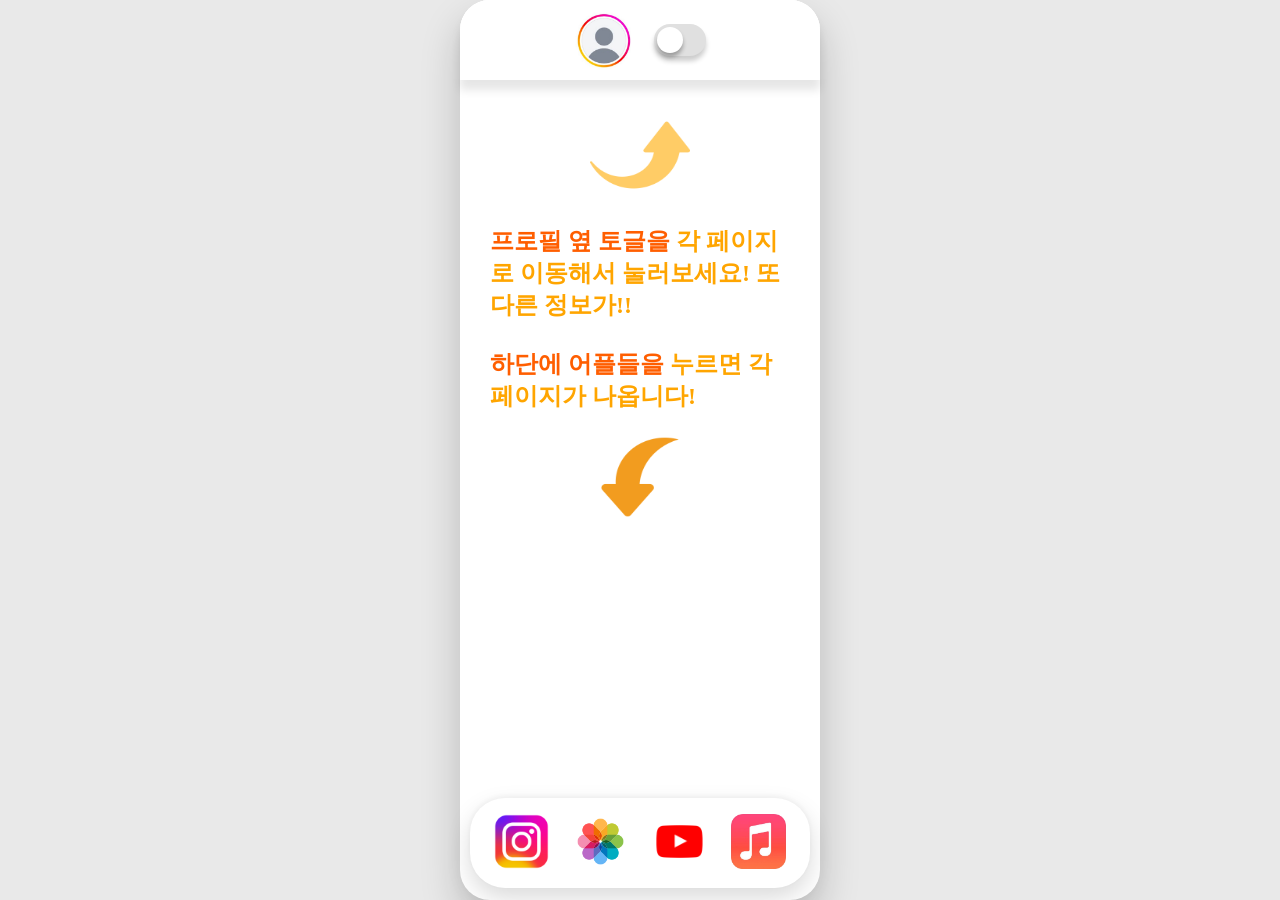
<file: index.html>
<!DOCTYPE html>
<html lang="en">
<head>
    <meta charset="UTF-8">
    <meta name="viewport" content="width=device-width, initial-scale=1.0">
    <title>임수연 자기소개 페이지</title>
    <link rel="stylesheet" href="style.css">
</head>

<body>
<div class="wrapper">
     
    <header class="header">
        <img src="./images/insta_1.png" alt="인스타 프로필1">
<label class="insta-toggle">
  <input type="checkbox" id="toggleBtn">
  <span class="slider"></span>
</label>    </header>

   
    <main>
        <div class="main">
          <div id="intro">
            <img src="./images/up.png" alt="">
<h2> <strong>프로필 옆 토글을 </strong> 각 페이지로 이동해서 눌러보세요! 또 다른 정보가!!<br> <br> <strong> 하단에 어플들을</strong> 누르면 각 페이지가 나옵니다! 
   
      
</h2>
<img src="./images/down.png" alt="">
          </div>

        </div>
        
    </main>

    
    <footer class="footer">
        <nav class="nav-bar">
            <a href="./insta.html" >
                <img src="./images/insta_icon.png" alt="인스타 로고">
            </a>

            <a href="gallery.html">
                <img src="./images/gallery_icon.png" alt="사진첩 로고">
            </a>

            <a href="youtube.html">
                <img src="./images/youtube_icon.png" alt="유튜브 로고">
            </a>

            <a href="music.html">
                <img src="./images/music_icon.png" alt="음악 로고">
            </a>
        </nav>
    </footer>
</div>

<script>
  const toggleBtn = document.getElementById('toggleBtn');

  //  토글 초기 상태 설정
  if (window.location.pathname.includes('hidden.html')) {
    toggleBtn.checked = true;  
  } else {
    toggleBtn.checked = false;
  }

  // 체크 상태가 바뀔 때
  toggleBtn.addEventListener('change', () => {
    if (toggleBtn.checked) { 
      window.location.href = 'hidden.html'; 
    } else {
      window.location.href = 'insta.html';  
    }
  });
  // 실제 화면 높이를 CSS 변수로
  function setVh() {
    let vh = window.innerHeight * 0.01;
    document.documentElement.style.setProperty('--vh', `${vh}px`);
  }
  setVh();
  window.addEventListener('resize', setVh);
</script>

<script>
  
</script>
   

</body>
</html>
</file>
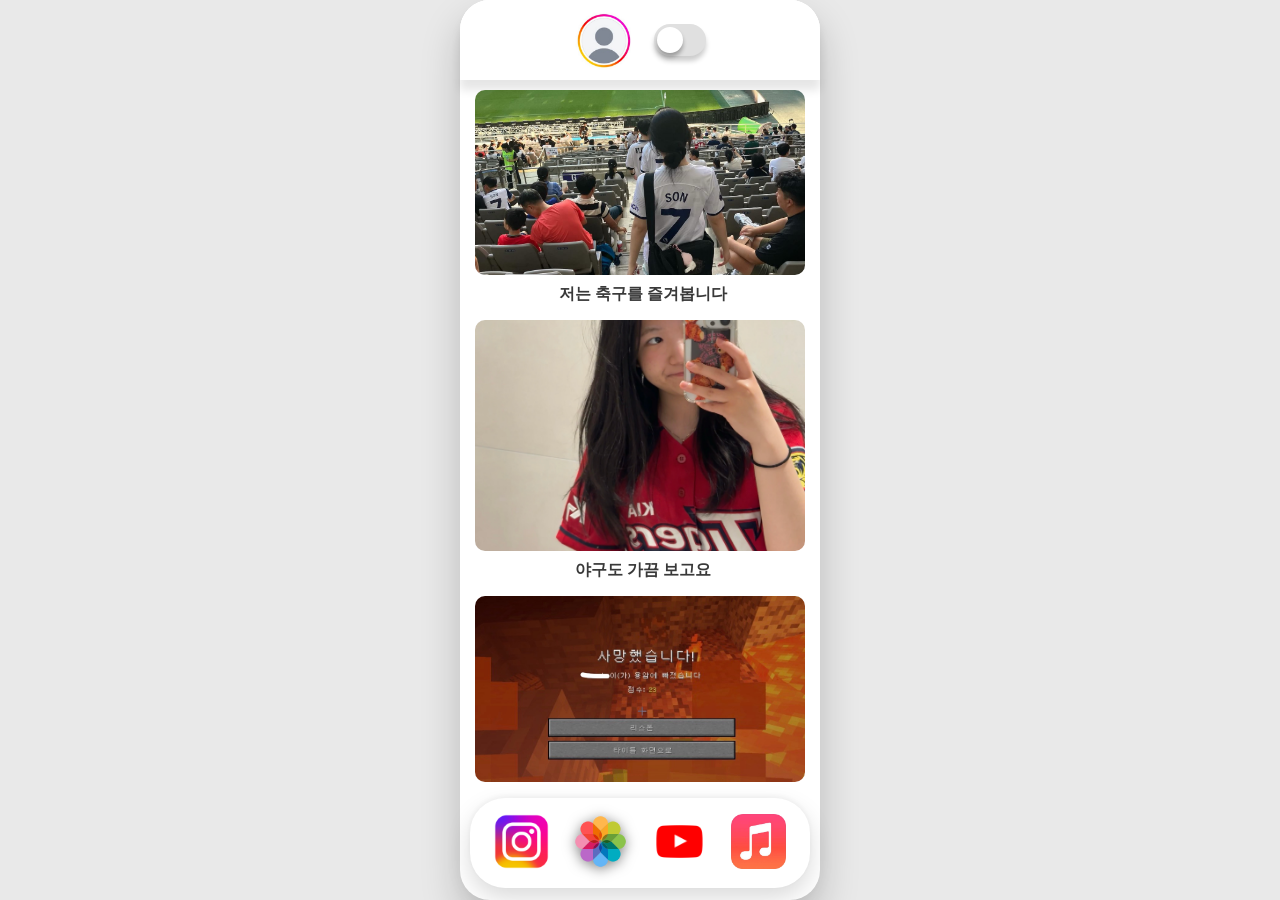
<file: gallery.html>
<!DOCTYPE html>
<html lang="en">
<head>
    <meta charset="UTF-8">
    <meta name="viewport" content="width=device-width, initial-scale=1.0">
    <title>임수연 자기소개 페이지</title>
    <link rel="stylesheet" href="style.css">
</head>

<body>
<div class="wrapper">
    
    <header class="header">
        <img src="./images/insta_1.png" alt="인스타 프로필1">
      <label class="insta-toggle">
  <input type="checkbox" id="toggleBtn">
  <span class="slider"></span>
</label>
    </header>

   
    <main>
        <div class="main">
            <div>
                <img src="./images/socc_img.jpg" alt="">
                <h4>저는 축구를 즐겨봅니다</h4>
            </div>
            <div>
<img src="./images/base_img.jpg" alt="">
                <h4>야구도 가끔 보고요</h4>

            </div>
<div>
<img src="./images/mc_img.jpg" alt="">
                <h4>마크에서 트롤짓을 자주할 수 있어요 <br>미리 죄송합니다</h4>
</div>
<div>
<img src="./images/jmt_img.jpg" alt="">
                <h4>요리하는 것도 좋아합니다 밑키트 아니에요ㅜ</h4>

</div>



        </div>
        
    </main>

    
    <footer class="footer">
        <nav class="nav-bar">
            <a href="insta.html">
                <img src="./images/insta_icon.png" alt="인스타 로고">
            </a>

            <a href="gallery.html" class="active">
                <img src="./images/gallery_icon.png" alt="사진첩 로고">
            </a>

            <a href="youtube.html">
                <img src="./images/youtube_icon.png" alt="유튜브 로고">
            </a>

            <a href="music.html">
                <img src="./images/music_icon.png" alt="음악 로고">
            </a>
        </nav>
    </footer>
</div>
   <script>
  const toggleBtn = document.getElementById('toggleBtn');

  // 페이지별 토글 초기 상태 설정
  if (window.location.pathname.includes('hiddengallery.html')) {
    toggleBtn.checked = true;  
  } else {
    toggleBtn.checked = false; 
  }

  // 체크 상태가 바뀔 때
  toggleBtn.addEventListener('change', () => {
    if (toggleBtn.checked) { 
      window.location.href = 'hiddengallery.html'; 
    } else {
      window.location.href = 'gallery.html';  
    }
  });
</script>

</body>
</html>
</file>
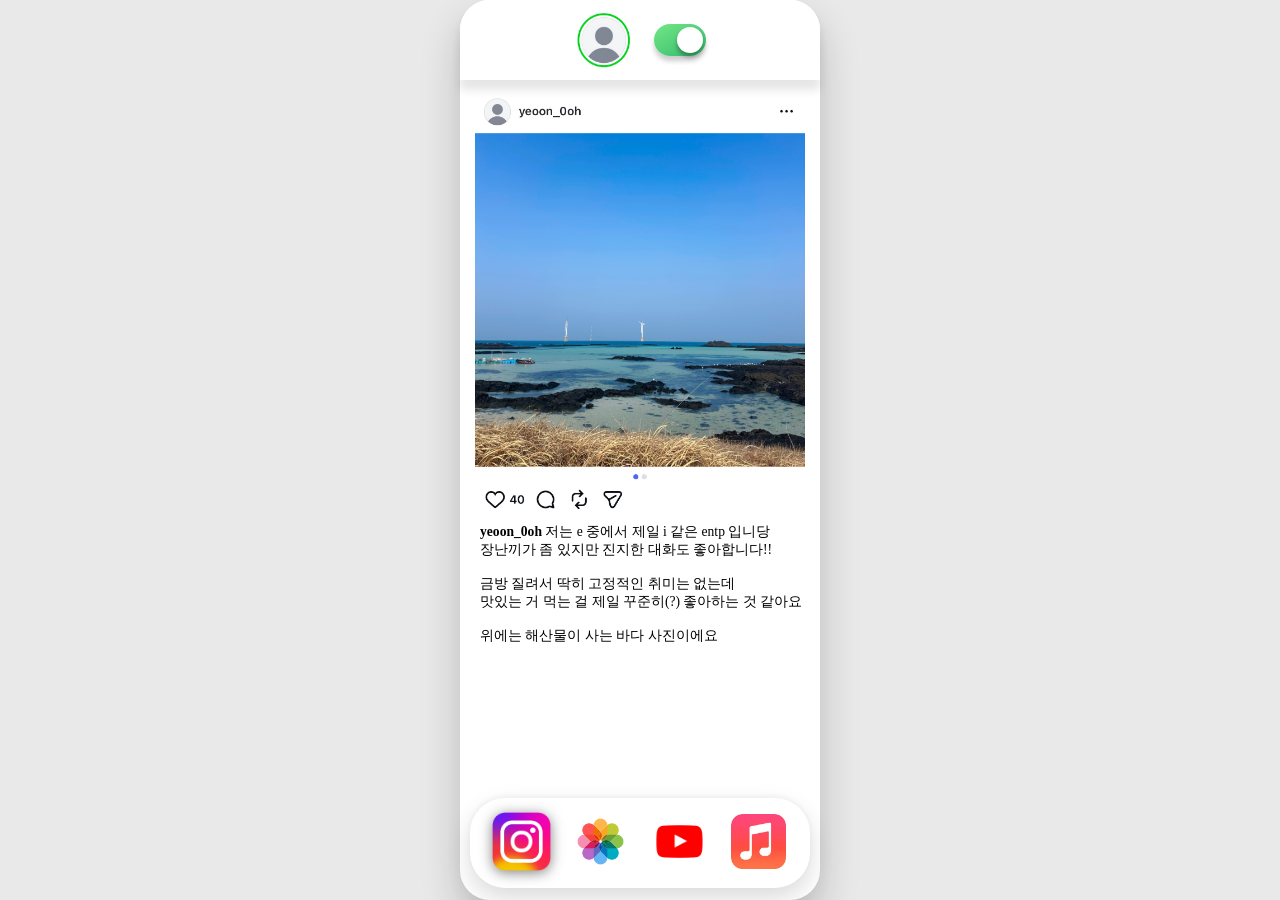
<file: hidden.html>
<!DOCTYPE html>
<html lang="en">
<head>
    <meta charset="UTF-8">
    <meta name="viewport" content="width=device-width, initial-scale=1.0">
    <title>임수연 자기소개 페이지</title>
    <link rel="stylesheet" href="style.css">
</head>

<body>
<div class="wrapper">
   
    <header class="header">
        <img src="./images/insta_2.png" alt="인스타 프로필1">
        <label class="insta-toggle">
  <input type="checkbox" id="toggleBtn">
  <span class="slider"></span>
</label>
    </header>

  
    <main>
        <div class="main">
<img src="./images/sea_img.jpg" alt="">
<p> <strong>yeoon_0oh</strong>   저는 e 중에서 제일 i 같은 entp 입니당 <br>
장난끼가 좀 있지만 진지한 대화도 좋아합니다!!<br> <br>
금방 질려서 딱히 고정적인 취미는 없는데 <br>
맛있는 거 먹는 걸 제일 꾸준히(?) 좋아하는 것 같아요 <br> <br>
위에는 해산물이 사는 바다 사진이에요 
</p>
        </div>
        
    </main>

  
    <footer class="footer">
        <nav class="nav-bar">
            <a href="./insta.html" class="active">
                <img src="./images/insta_icon.png" alt="인스타 로고">
            </a>

            <a href="gallery.html">
                <img src="./images/gallery_icon.png" alt="사진첩 로고">
            </a>

            <a href="youtube.html">
                <img src="./images/youtube_icon.png" alt="유튜브 로고">
            </a>

            <a href="music.html">
                <img src="./images/music_icon.png" alt="음악 로고">
            </a>
        </nav>
    </footer>
</div>
   <script>
  const toggleBtn = document.getElementById('toggleBtn');

  // 페이지별 토글 초기 상태 설정
  if (window.location.pathname.includes('hidden.html')) {
    toggleBtn.checked = true; 
  } else {
    toggleBtn.checked = false; 
  }

  // 체크 상태가 바뀔 때
  toggleBtn.addEventListener('change', () => {
    if (toggleBtn.checked) { 
      window.location.href = 'hidden.html';
    } else {
      window.location.href = 'insta.html';  
    }
  });
</script>

</body>
</html>
</file>
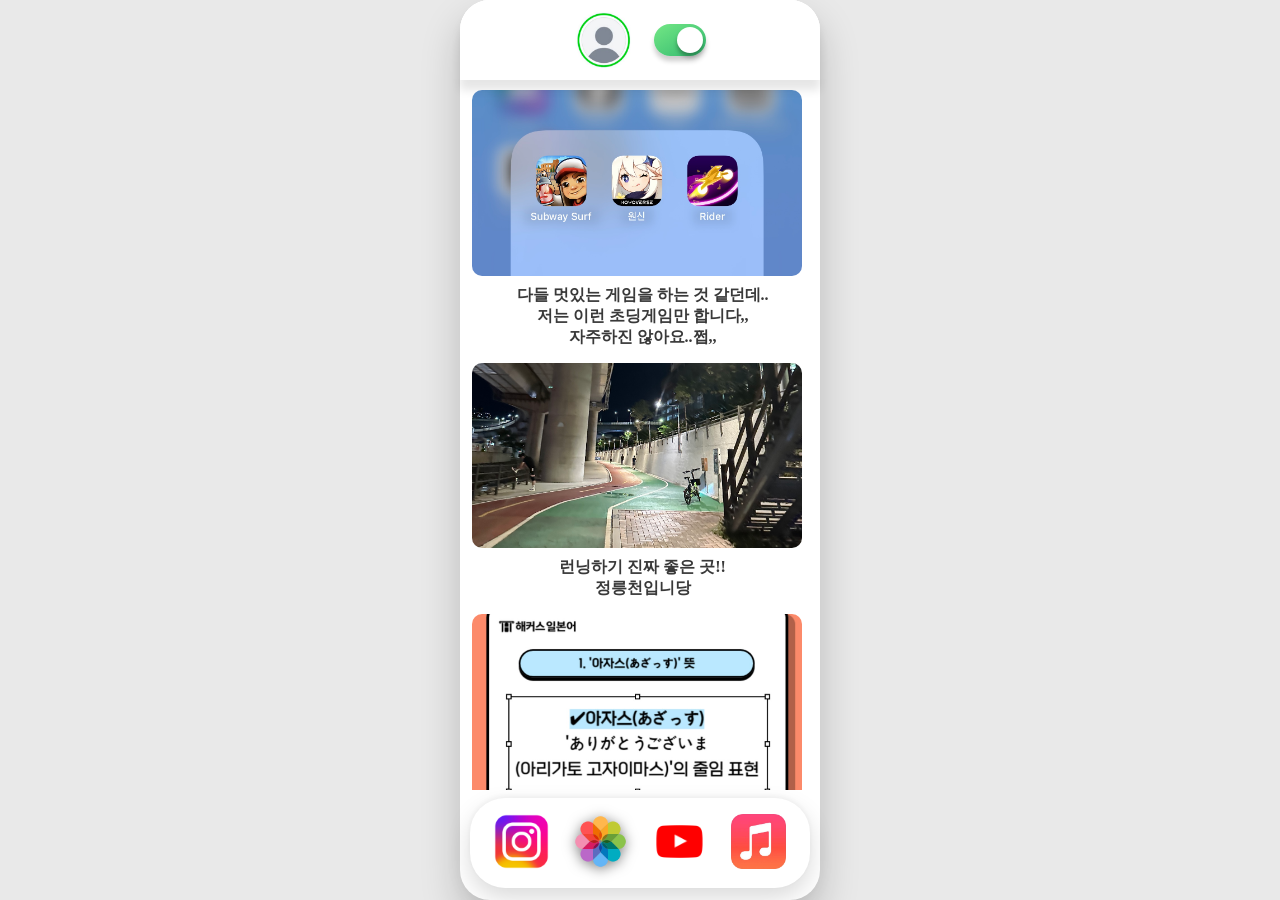
<file: hiddengallery.html>
<!DOCTYPE html>
<html lang="en">
<head>
    <meta charset="UTF-8">
    <meta name="viewport" content="width=device-width, initial-scale=1.0">
    <title>임수연 자기소개 페이지</title>
    <link rel="stylesheet" href="style.css">
</head>

<body>
<div class="wrapper">
    
    <header class="header">
        <img src="./images/insta_2.png" alt="인스타 프로필2">
       <label class="insta-toggle">
  <input type="checkbox" id="toggleBtn">
  <span class="slider"></span>
</label>
    </header>

   
    <main>
        <div class="main">
            <div>
                <img src="./images/game_img.jpg" alt="">
                <h4>다들 멋있는 게임을 하는 것 같던데.. <br>
                    저는 이런 초딩게임만 합니다,, <br>
                    자주하진 않아요..쩝,,
                </h4>
            </div>
            <div>
<img src="./images/running_img.jpg" alt="">
                <h4>런닝하기 진짜 좋은 곳!! <br>
                정릉천입니당</h4>
</div>
            <div>
<img src="./images/ajs_img.jpg" alt="">
                <h4>저는 유행에 좀 민감하지 못해요,, <br>
                최근까지도 아자스 뜻이 고맙다 인줄 알았어요.. <br>
            요즘 유행은 버터떡 인가요??</h4>

            </div>
<div>
<img src="./images/omg_img.jpg" alt="">
                <h4>쌰갈</h4>

            </div>



        </div>
        
    </main>

   
    <footer class="footer">
        <nav class="nav-bar">
            <a href="./insta.html">
                <img src="./images/insta_icon.png" alt="인스타 로고">
            </a>

            <a href="gallery.html" class="active">
                <img src="./images/gallery_icon.png" alt="사진첩 로고">
            </a>

            <a href="youtube.html">
                <img src="./images/youtube_icon.png" alt="유튜브 로고">
            </a>

            <a href="music.html">
                <img src="./images/music_icon.png" alt="음악 로고">
            </a>
        </nav>
    </footer>
</div>
   <script>
  const toggleBtn = document.getElementById('toggleBtn');

  // 페이지별 토글 초기 상태 설정
  if (window.location.pathname.includes('hiddengallery.html')) {
    toggleBtn.checked = true;  
  } else {
    toggleBtn.checked = false; 
  }

  // 체크 상태가 바뀔 때
  toggleBtn.addEventListener('change', () => {
    if (toggleBtn.checked) { 
      window.location.href = 'hiddengallery.html'; 
    } else {
      window.location.href = 'gallery.html';  
    }
  });
</script>

</body>
</html>
</file>
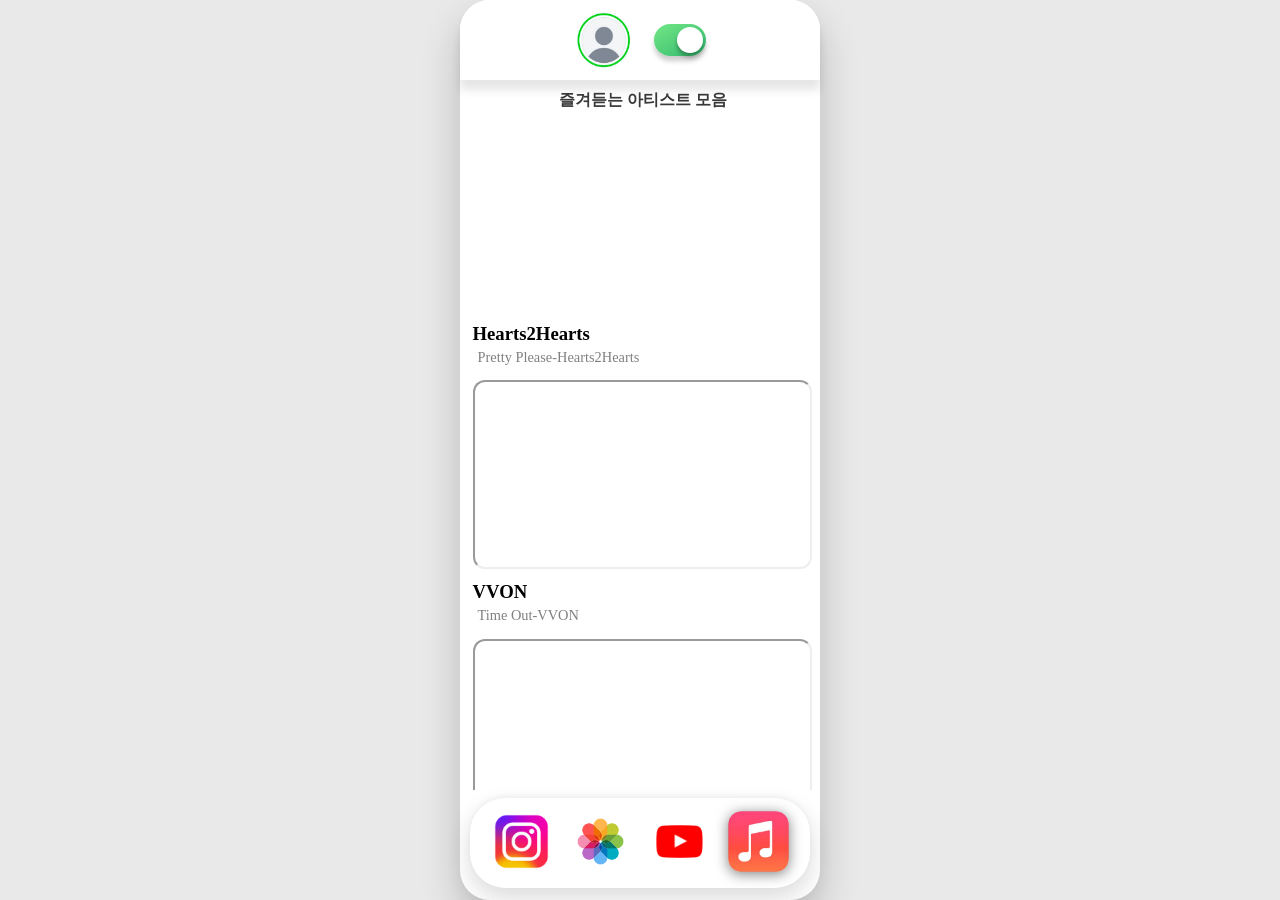
<file: hiddenmusic.html>
<!DOCTYPE html>
<html lang="en">
<head>
    <meta charset="UTF-8">
    <meta name="viewport" content="width=device-width, initial-scale=1.0">
    <title>임수연 자기소개 페이지</title>
    <link rel="stylesheet" href="style.css">
</head>

<body>
<div class="wrapper">
     
    <header class="header">
        <img src="./images/insta_2.png" alt="인스타 프로필2">
                <label class="insta-toggle">
  <input type="checkbox" id="toggleBtn">
  <span class="slider"></span>
</label>
    </header>

    
    <main>
        <div class="main">
<h4>즐겨듣는 아티스트 모음</h4>
<div class="video-card">
     <iframe 
        width="350" 
        height="200"
        src="https://www.youtube.com/embed/ZMppsPVqDt4"
        title="YouTube video player"
        frameborder="0"
        allowfullscreen>
    </iframe>
    

    <h3>Hearts2Hearts</h3>
    <p>Pretty Please-Hearts2Hearts</p>
    <iframe 
        width="350" 
        height="200"
        src="https://www.youtube.com/embed/DJF_i7DRAIw"
        title="YouTube video player"
        frameborder="1"
        allowfullscreen>
    </iframe>
    <h3>VVON</h3>
    <p>Time Out-VVON</p>
    <iframe 
        width="350" 
        height="200"
        src="https://www.youtube.com/embed/6ZXzn1jwtM4"
        title="YouTube video player"
        frameborder="2"
        allowfullscreen>
    </iframe>
    <h3>잔나비</h3>
    <p>슬픔이여 안녕-잔나비</p>
    <iframe 
        width="350" 
        height="200"
        src="https://www.youtube.com/embed/YqPCzTSgXZo"
        title="YouTube video player"
        frameborder="3"
        allowfullscreen>
    </iframe>
    <h3>GIST</h3>
    <p>몇번의 여름-TOIL&GIST</p>
</div>


        </div>
        
    </main>

    
    <footer class="footer">
        <nav class="nav-bar">
            <a href="./insta.html">
                <img src="./images/insta_icon.png" alt="인스타 로고">
            </a>

            <a href="gallery.html">
                <img src="./images/gallery_icon.png" alt="사진첩 로고">
            </a>

            <a href="youtube.html">
                <img src="./images/youtube_icon.png" alt="유튜브 로고">
            </a>

            <a href="music.html" class="active">
                <img src="./images/music_icon.png" alt="음악 로고">
            </a>
        </nav>
    </footer>
</div>
   <script>
  const toggleBtn = document.getElementById('toggleBtn');

  // 페이지별 토글 초기 상태 설정
  if (window.location.pathname.includes('hiddenmusic.html')) {
    toggleBtn.checked = true;  
  } else {
    toggleBtn.checked = false; 
  }

  // 체크 상태가 바뀔 때
  toggleBtn.addEventListener('change', () => {
    if (toggleBtn.checked) { 
      window.location.href = 'hiddenmusic.html'; 
    } else {
      window.location.href = 'music.html';  
    }
  });
</script>

</body>
</html>
</file>
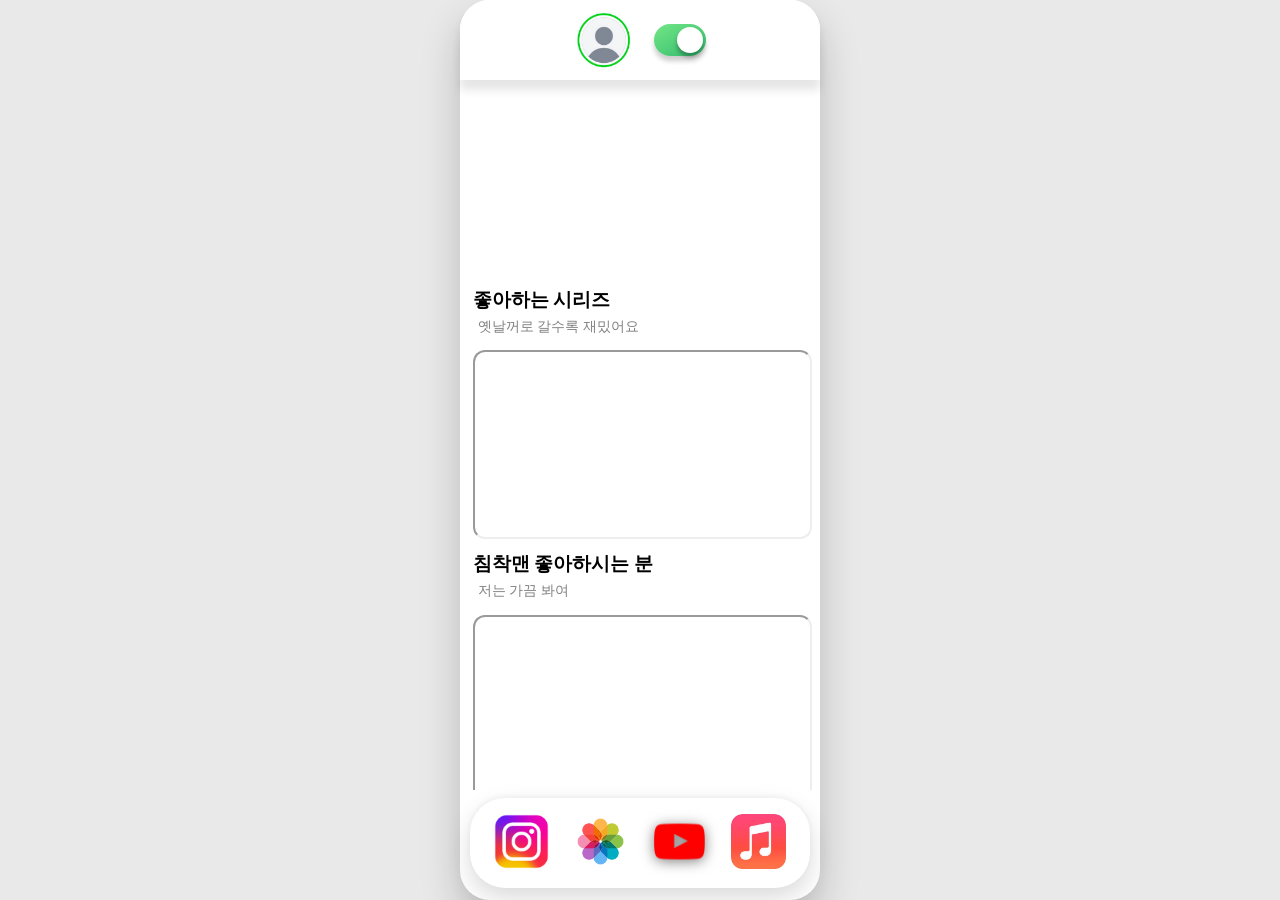
<file: hiddenyoutube.html>
<!DOCTYPE html>
<html lang="en">
<head>
    <meta charset="UTF-8">
    <meta name="viewport" content="width=device-width, initial-scale=1.0">
    <title>임수연 자기소개 페이지</title>
    <link rel="stylesheet" href="style.css">
</head>

<body>
<div class="wrapper">
     
    <header class="header">
        <img src="./images/insta_2.png" alt="인스타 프로필2">
               <label class="insta-toggle">
  <input type="checkbox" id="toggleBtn">
  <span class="slider"></span>
</label>
    </header>

   
    <main>
        <div class="main">

<div class="video-card">
    <iframe 
        width="350" 
        height="200"
        src="https://www.youtube.com/embed/GyXP9lg9Fz0"
        title="YouTube video player"
        frameborder="0"
        allowfullscreen>
    </iframe>
    

    <h3>좋아하는 시리즈</h3>
    <p>옛날꺼로 갈수록 재밌어요</p>
    <iframe 
        width="350" 
        height="200"
        src="https://www.youtube.com/embed/Hqi6mbTUFuI"
        title="YouTube video player"
        frameborder="1"
        allowfullscreen>
    </iframe>
    <h3>침착맨 좋아하시는 분</h3>
    <p>저는 가끔 봐여</p>
    <iframe 
        width="350" 
        height="200"
        src="https://www.youtube.com/embed/hEarcgjuLX0"
        title="YouTube video player"
        frameborder="2"
        allowfullscreen>
    </iframe>
    <h3>최고의 연프</h3>
    <p>어느연프도 따라올 수 없는 나솔감성,,</p>
</div>


        </div>
        
    </main>

  
    <footer class="footer">
        <nav class="nav-bar">
            <a href="./insta.html">
                <img src="./images/insta_icon.png" alt="인스타 로고">
            </a>

            <a href="gallery.html">
                <img src="./images/gallery_icon.png" alt="사진첩 로고">
            </a>

            <a href="youtube.html" class="active">
                <img src="./images/youtube_icon.png" alt="유튜브 로고">
            </a>

            <a href="music.html">
                <img src="./images/music_icon.png" alt="음악 로고">
            </a>
        </nav>
    </footer>
</div>
   <script>
  const toggleBtn = document.getElementById('toggleBtn');

  // 페이지별 토글 초기 상태 설정
  if (window.location.pathname.includes('hiddenyoutube.html')) {
    toggleBtn.checked = true;  
  } else {
    toggleBtn.checked = false; 
  }

  // 체크 상태가 바뀔 때
  toggleBtn.addEventListener('change', () => {
    if (toggleBtn.checked) { 
      window.location.href = 'hiddenyoutube.html'; 
    } else {
      window.location.href = 'youtube.html';  
    }
  });
</script>

</body>
</html>
</file>
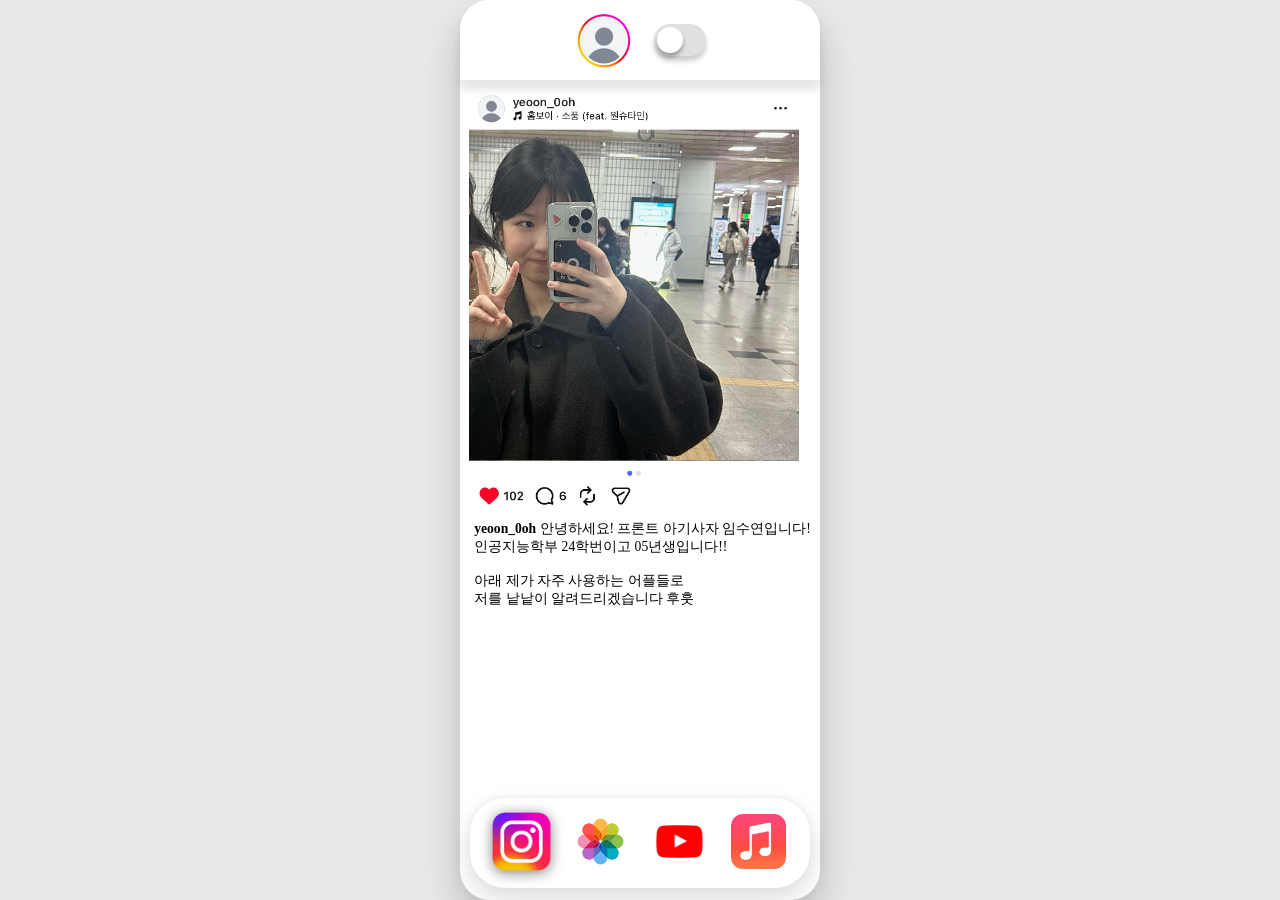
<file: insta.html>
<!DOCTYPE html>
<html lang="en">
<head>
    <meta charset="UTF-8">
    <meta name="viewport" content="width=device-width, initial-scale=1.0">
    <title>임수연 자기소개 페이지</title>
    <link rel="stylesheet" href="style.css">
</head>

<body>
<div class="wrapper">
     
    <header class="header">
        <img src="./images/insta_1.png" alt="인스타 프로필1">
<label class="insta-toggle">
  <input type="checkbox" id="toggleBtn">
  <span class="slider"></span>
</label>    </header>

   
    <main>
        <div class="main">
<img src="./images/intro_p.jpg" alt="">
<p> <strong>yeoon_0oh</strong> 안녕하세요! 프론트 아기사자 임수연입니다!<br>
      인공지능학부 24학번이고 05년생입니다!! <br> <br>
    아래 제가 자주 사용하는 어플들로  <br>
    저를 낱낱이 알려드리겠습니다 후훗
      <br>
</p>
        </div>
        
    </main>

    
    <footer class="footer">
        <nav class="nav-bar">
            <a href="insta.html" class="active">
                <img src="./images/insta_icon.png" alt="인스타 로고">
            </a>

            <a href="gallery.html">
                <img src="./images/gallery_icon.png" alt="사진첩 로고">
            </a>

            <a href="youtube.html">
                <img src="./images/youtube_icon.png" alt="유튜브 로고">
            </a>

            <a href="music.html">
                <img src="./images/music_icon.png" alt="음악 로고">
            </a>
        </nav>
    </footer>
</div>

<script>
  const toggleBtn = document.getElementById('toggleBtn');

  //  토글 초기 상태 설정
  if (window.location.pathname.includes('hidden.html')) {
    toggleBtn.checked = true;  
  } else {
    toggleBtn.checked = false;
  }

  // 체크 상태가 바뀔 때
  toggleBtn.addEventListener('change', () => {
    if (toggleBtn.checked) { 
      window.location.href = 'hidden.html'; 
    } else {
      window.location.href = 'insta.html';  
    }
  });
  // 실제 화면 높이를 CSS 변수로
  function setVh() {
    let vh = window.innerHeight * 0.01;
    document.documentElement.style.setProperty('--vh', `${vh}px`);
  }
  setVh();
  window.addEventListener('resize', setVh);
</script>

<script>
  
</script>
   

</body>
</html>
</file>
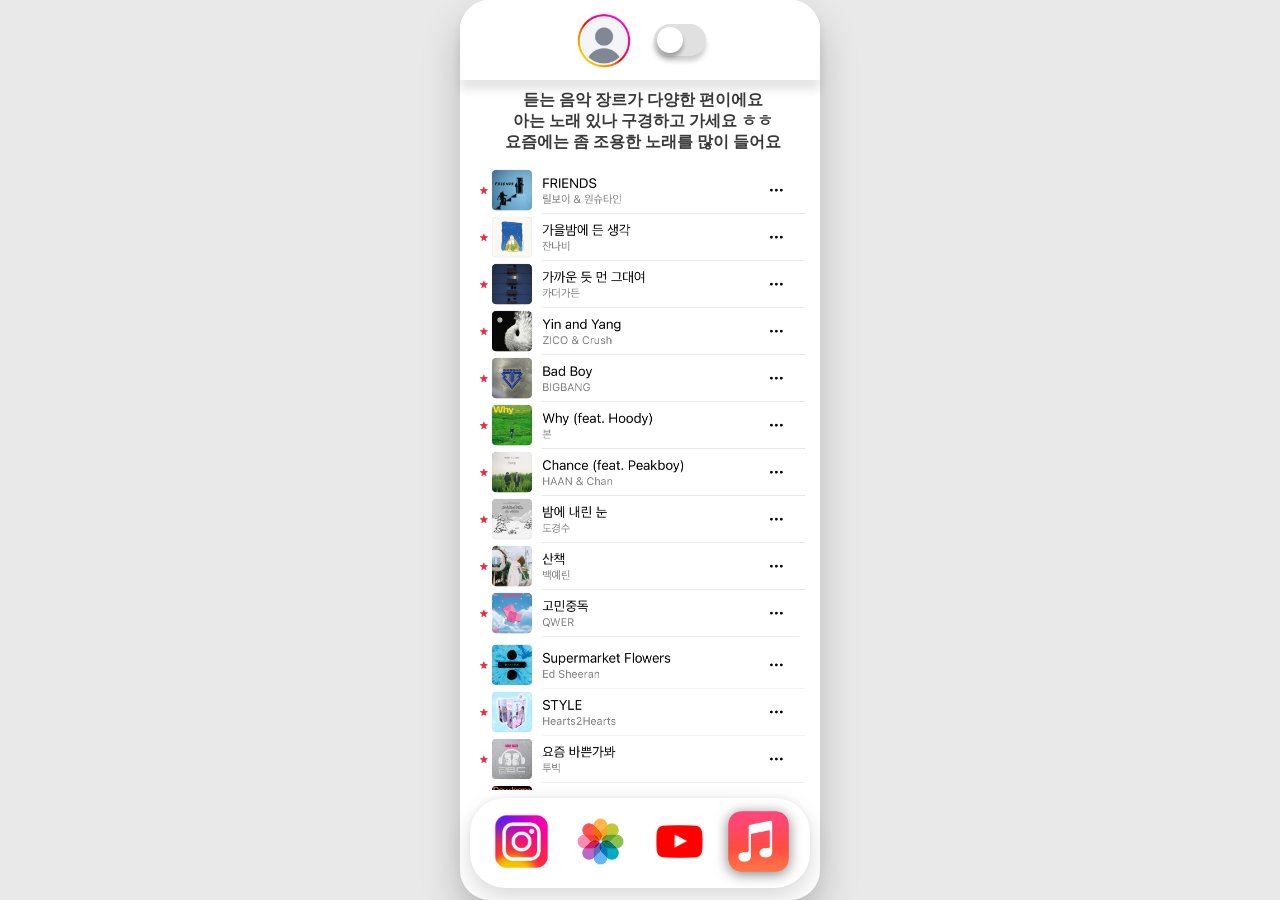
<file: music.html>
<!DOCTYPE html>
<html lang="en">
<head>
    <meta charset="UTF-8">
    <meta name="viewport" content="width=device-width, initial-scale=1.0">
    <title>임수연 자기소개 페이지</title>
    <link rel="stylesheet" href="style.css">
</head>

<body>
<div class="wrapper">
     
    <header class="header">
        <img src="./images/insta_1.png" alt="인스타 프로필1">
         <label class="insta-toggle">
  <input type="checkbox" id="toggleBtn">
  <span class="slider"></span>
</label>
    </header>

    
    <main>
        
        <div class="main">
            <h4>듣는 음악 장르가 다양한 편이에요  <br> 아는 노래 있나 구경하고 가세요 ㅎㅎ <br> 요즘에는 좀 조용한 노래를 많이 들어요</h4>
            <div id="playlist">
                <img src="./images/playlist_1.jpg" alt="">
                <img src="./images/playlist_2.jpg" alt="">
            </div>



        </div>
        
    </main>

    
    <footer class="footer">
        <nav class="nav-bar">
            <a href="./insta.html">
                <img src="./images/insta_icon.png" alt="인스타 로고">
            </a>

            <a href="gallery.html">
                <img src="./images/gallery_icon.png" alt="사진첩 로고">
            </a>

            <a href="youtube.html">
                <img src="./images/youtube_icon.png" alt="유튜브 로고">
            </a>

            <a href="music.html" class="active">
                <img src="./images/music_icon.png" alt="음악 로고">
            </a>
        </nav>
    </footer>
</div>
<script>
  const toggleBtn = document.getElementById('toggleBtn');

  // 토글 초기 상태 설정
  if (window.location.pathname.includes('hiddenmusic.html')) {
    toggleBtn.checked = true;  
  } else {
    toggleBtn.checked = false; 
  }

  // 체크 상태가 바뀔 때
  toggleBtn.addEventListener('change', () => {
    if (toggleBtn.checked) { 
      window.location.href = 'hiddenmusic.html'; 
    } else {
      window.location.href = 'music.html';  
    }
  });

  

</script>
   

</body>
</html>
</file>
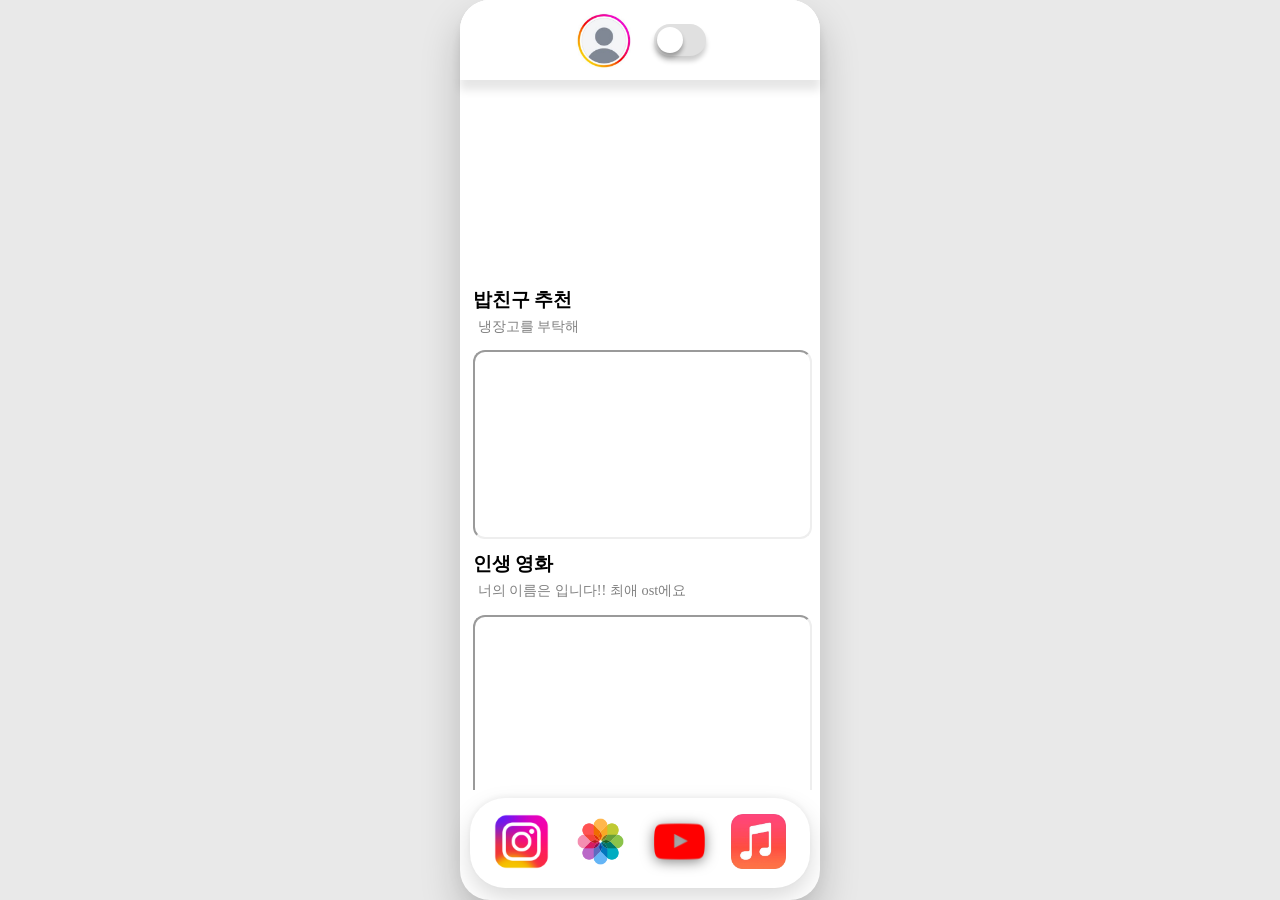
<file: youtube.html>
<!DOCTYPE html>
<html lang="en">
<head>
    <meta charset="UTF-8">
    <meta name="viewport" content="width=device-width, initial-scale=1.0">
    <title>임수연 자기소개 페이지</title>
    <link rel="stylesheet" href="style.css">
</head>

<body>
<div class="wrapper">
    
    <header class="header">
        <img src="./images/insta_1.png" alt="인스타 프로필1">
               <label class="insta-toggle">
  <input type="checkbox" id="toggleBtn">
  <span class="slider"></span>
</label>
    </header>

    
    <main>
        <div class="main">

<div class="video-card">
    <iframe 
        width="350" 
        height="200"
        src="https://www.youtube.com/embed/l3s_5dHjPnk"
        title="YouTube video player"
        frameborder="0"
        allowfullscreen>
    </iframe>
    

    <h3>밥친구 추천</h3>
    <p>냉장고를 부탁해</p>
    <iframe 
        width="350" 
        height="200"
        src="https://www.youtube.com/embed/_KoB4onMgQk"
        title="YouTube video player"
        frameborder="1"
        allowfullscreen>
    </iframe>
    <h3>인생 영화</h3>
    <p>너의 이름은 입니다!! 최애 ost에요</p>
    
    <iframe 
        width="350" 
        height="200"
        src="https://www.youtube.com/embed/BahC2CxQzD0"
        title="YouTube video player"
        frameborder="2"
        allowfullscreen>
    </iframe>
    <h3>좋아하는 가수</h3>
    <p>제가 좋아하는 도경수입니다 <br>아이유랑 불렀어요</p>
    <iframe 
        width="350" 
        height="200"
        src="https://www.youtube.com/embed/MlJnHIj9Axg"
        title="YouTube video player"
        frameborder="3"
        allowfullscreen>
    </iframe>
    <h3>인생드라마</h3>
    <p>그 해 우리는</p>
    
</div>


        </div>
        
    </main>

    
    <footer class="footer">
        <nav class="nav-bar">
            <a href="/">
                <img src="./images/insta_icon.png" alt="인스타 로고">
            </a>

            <a href="gallery.html">
                <img src="./images/gallery_icon.png" alt="사진첩 로고">
            </a>

            <a href="youtube.html" class="active">
                <img src="./images/youtube_icon.png" alt="유튜브 로고">
            </a>

            <a href="music.html">
                <img src="./images/music_icon.png" alt="음악 로고">
            </a>
        </nav>
    </footer>
</div>
<script>
  const toggleBtn = document.getElementById('toggleBtn');

  // 토글 초기 상태 설정
  if (window.location.pathname.includes('hiddenyoutube.html')) {
    toggleBtn.checked = true;  
  } else {
    toggleBtn.checked = false; 
  }

  // 체크 상태 바뀜
  toggleBtn.addEventListener('change', () => {
    if (toggleBtn.checked) { 
      window.location.href = 'hiddenyoutube.html'; 
    } else {
      window.location.href = 'youtube.html';  
    }
  });
</script>
   

</body>
</html>
</file>
<file: style.css>
html, body {
  margin: 0;
  padding: 0;
  overflow: hidden;
}
body{
    margin:0;
    display:flex;
    justify-content:center;
    align-items:center;
    height: 100vh;
    background:#e9e9e9;
}

.wrapper{
    width:360px;
    height: calc( 100dvh - env(safe-area-inset-bottom));
    bottom: calc(env(safe-area-inset-bottom));
    background:white;
    border-radius:30px;
    overflow:hidden;
    box-shadow:0 20px 40px rgba(0,0,0,0.2);
    position:fixed;
    display: flex;
    flex-direction: column;
}
/*header, footer*/
.header{
    position: fixed;
    top: 0;
    left: 50%;
    transform: translateX(-50%);
    width: 360px;
    height: 80px;
    background: white;
    display:flex;
    justify-content:center;
    align-items:center;
    gap:10px;
    box-shadow:0 10px 10px rgba(0,0,0,0.1);
    border-radius: 30px 30px 0 0;
    z-index:999;
}
#playlist {
  display: flex;
  justify-content: center;
  flex-direction: column;
}
.footer{
    width:100%;
    display:flex;
    justify-content:center;
    align-items:center;
    background:white;
    height:90px;
}
.header img {
    height: 60px;
    width: 60px;
    margin-right: 10px;
}


/*nav-bar*/
.nav-bar img{
    height: 55px;
    width: 55px;
}
.nav-bar{
  position: fixed; 
  bottom: calc(12px + env(safe-area-inset-bottom)); 
  width: 340px;
  height: 70px;
  padding:10px 0;
  border-radius: 35px; 
  background: #ffffff;
  display: flex;
  justify-content: center;
  align-items: center;
  flex-direction: row;
  gap:1.5rem;

 box-shadow:
0 -2px 6px rgba(0,0,0,0.05),
0 10px 25px rgba(0,0,0,0.15);

  z-index: 10;
}

.nav-bar a.active img{
    filter: drop-shadow(0 2px 6px rgba(0,0,0,0.5));
    transform: scale(1.1);
}
.nav-bar a:hover img{
    transform: translateY(-3px) scale(1.1); 
    filter: drop-shadow(0 4px 10px rgba(0,0,0,0.35));
}

/*main*/
main{
  position: fixed;
  top: 90px; 
  bottom: calc(110px + env(safe-area-inset-bottom)); 
  width: 360px;
  overflow-y: auto;
  display:flex;
  justify-content:center;
   
}

main::-webkit-scrollbar{
    display:none;
}
.main img{
   width: 330px;
   border-radius: 10px;
   margin-bottom: 5px;
}
.main p{
    font-size: 0.85rem;
    padding-left: 5px;
    margin-top: 0;

}
#intro{
  width: 300px;
   display:flex;
    justify-content:center;
    align-items:center;
    padding: 20px;
    margin-top: 0;
    color: orange;
    flex-direction: column;

}
#intro img{
  width: 100px;
  height: 90px;
}
h2 strong{
  color: rgb(255, 94, 0);
}

.main h4{
    margin-bottom:15px;
    margin-top: 0;
    padding-left: 5px;
    color: rgb(57, 57, 57);
    text-align: center;
    
}

/*video*/
.video-card{
    width:335px;
    margin-bottom:20px;
}

.video-card iframe{
    width:100%;
    height:185px;
    border-radius:12px;
}

.video-card h3{
    margin-top:8px;
    margin-bottom:4px;
}

.video-card p{
    font-size:0.9rem;
    color:gray;
}

/*toggle*/

.insta-toggle {
  position: relative;
  display: inline-block;
  width: 52px;
  height: 32px;
}


.insta-toggle input {
  opacity: 0;
  width: 0;
  height: 0;
}

/* 슬라이더 배경 */
.insta-toggle .slider {
  position: absolute;
  cursor: pointer;
  top: 0; left: 0;
  right: 0; bottom: 0;
  background-color: #e0e0e0;
  border-radius: 32px;
  box-shadow: 0 5px 5px rgba(0,0,0,0.2);
  transition: all 0.25s ease;
}

/* 원 (슬라이드 부분) */
.insta-toggle .slider::before {
  position: absolute;
  content: "";
  height: 26px;
  width: 26px;
  left: 3px;
  bottom: 3px;
  background-color: white;
  border-radius: 50%;
  transition: 0.3s;
  box-shadow: 0 4px 4px rgba(0,0,0,0.3);
}

/* 체크 시 슬라이더 색 + 원 이동 */
.insta-toggle input:checked + .slider {
  background: linear-gradient(150deg, #73e785, #32b96f); /* 인스타 느낌 그라데이션 */
}

.insta-toggle input:checked + .slider::before {
  transform: translateX(20px);
}


.insta-toggle:hover .slider{
    transform: translateY(-1px) scale(1.05);
    box-shadow: 0 4px 10px rgba(0,0,0,0.35);
}
</file>
